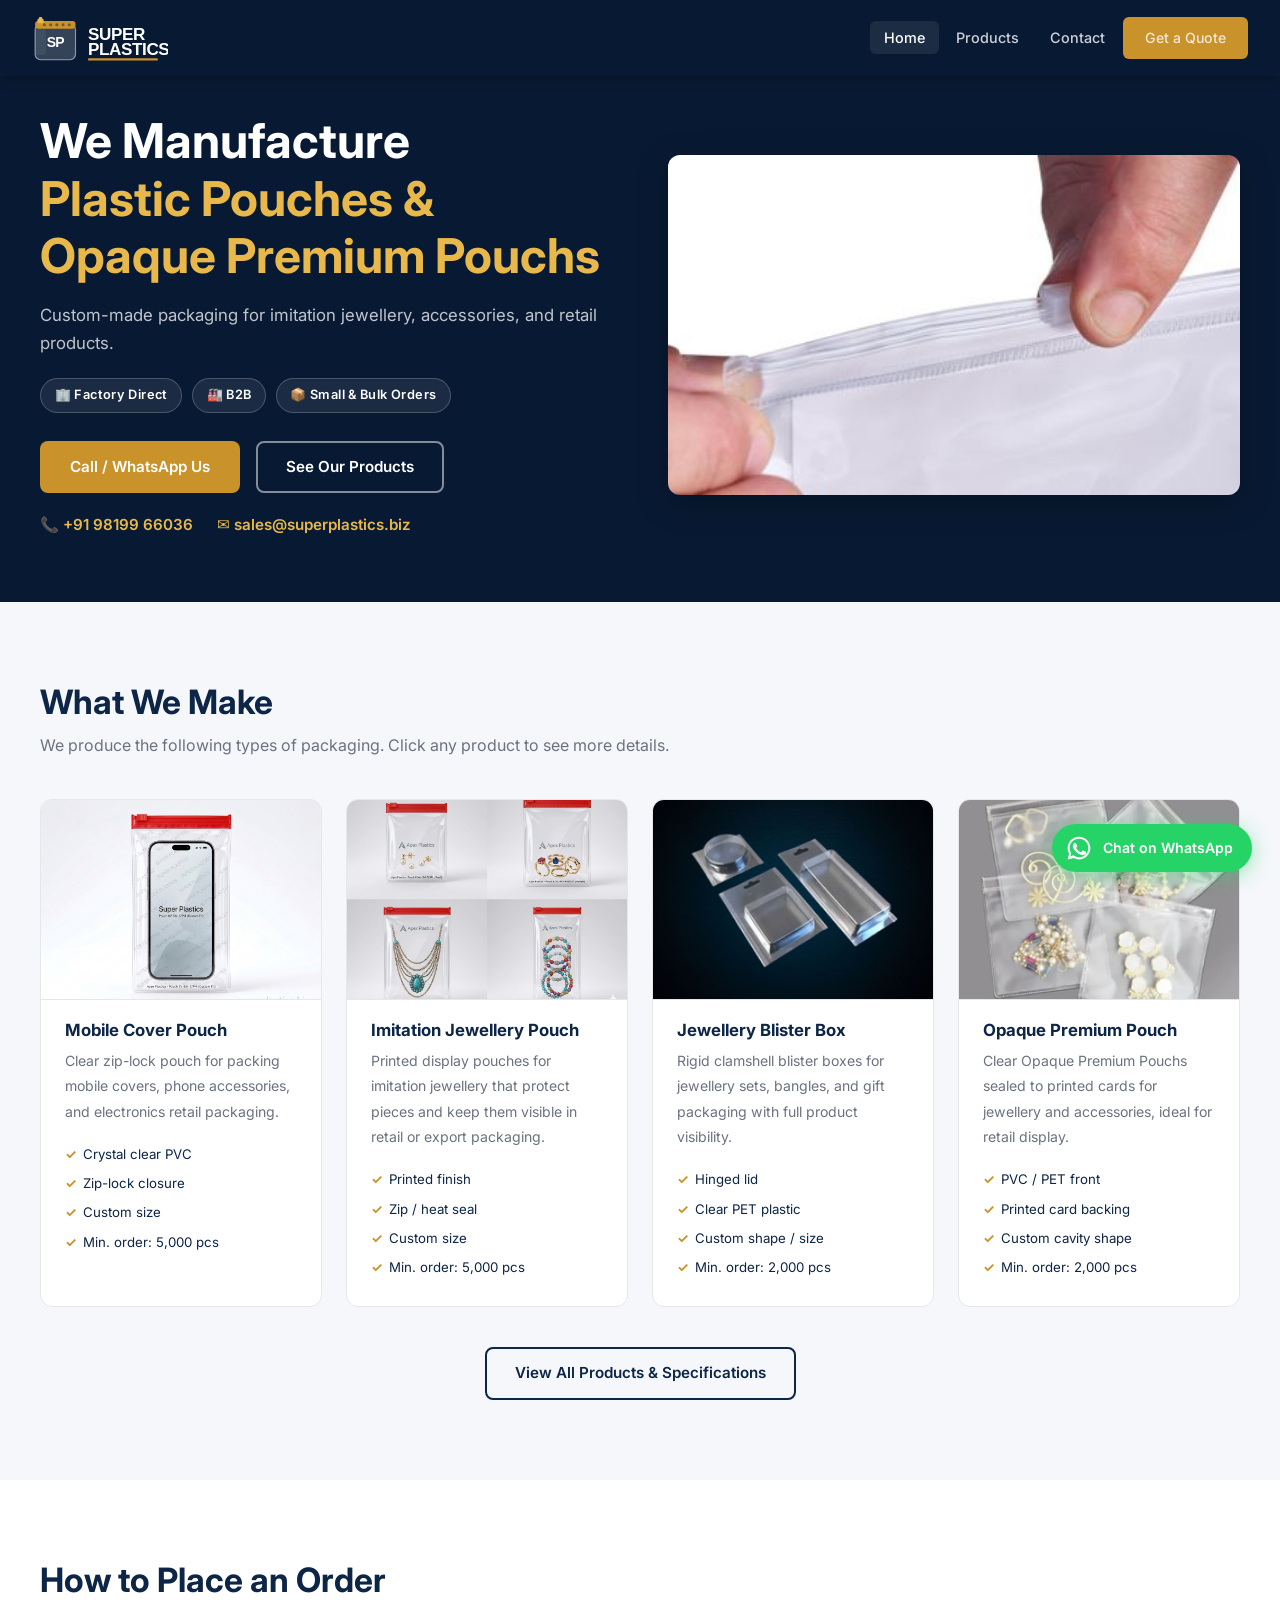
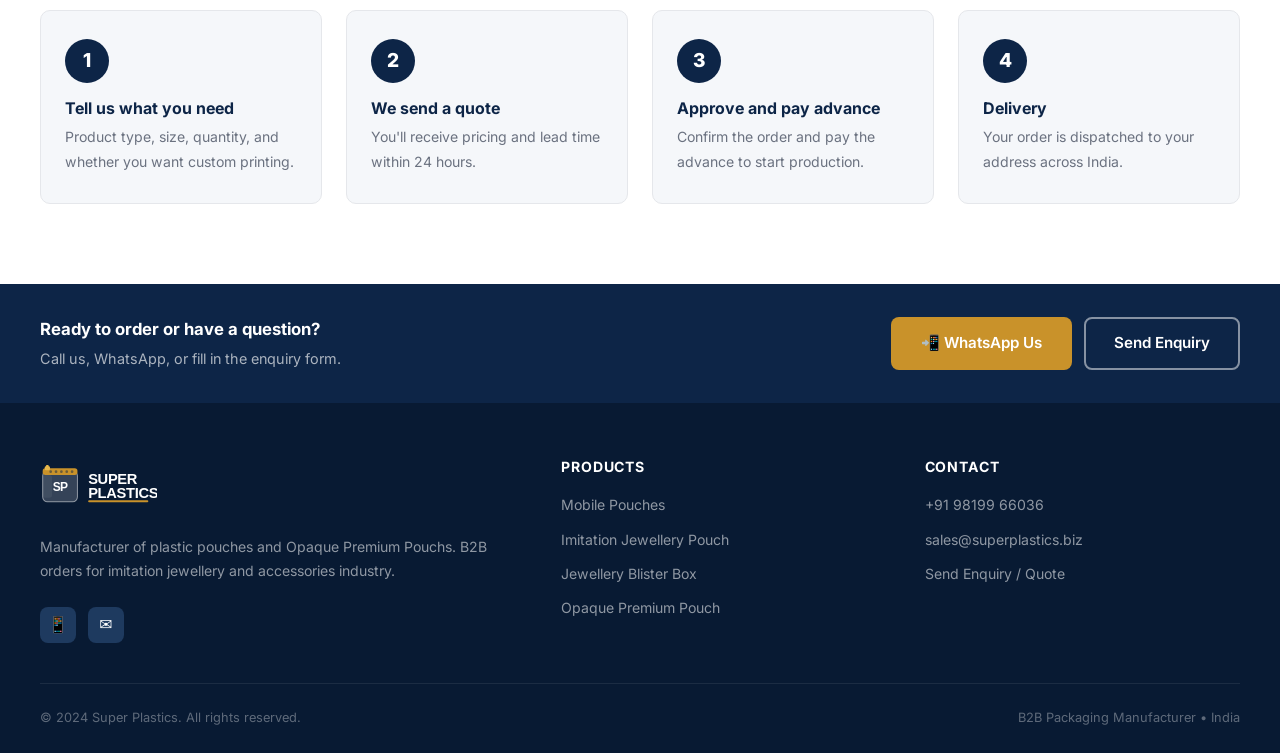
<file: index.html>
<!DOCTYPE html>
<html lang="en">
<head>
  <meta charset="UTF-8" />
  <meta name="viewport" content="width=device-width, initial-scale=1.0" />
  <title>Super Plastics — Plastic Pouch &amp; Opaque Premium Pouch Manufacturer</title>
  <meta name="description" content="Manufacturer of plastic pouches and Opaque Premium Pouchs for imitation jewellery. B2B orders. Based in India." />
  <link rel="preconnect" href="https://fonts.googleapis.com" />
  <link rel="preconnect" href="https://fonts.gstatic.com" crossorigin />
  <link href="https://fonts.googleapis.com/css2?family=Inter:wght@400;500;600;700;800&display=swap" rel="stylesheet" />
  <link rel="stylesheet" href="assets/css/style.css" />
</head>
<body>

  <!-- ======= NAVBAR ======= -->
  <nav class="navbar" aria-label="Main navigation">
    <a href="index.html" class="navbar-brand">
      <img src="static/logo-light.svg" alt="Super Plastics" class="navbar-logo-svg" />
    </a>
    <ul class="nav-links">
      <li><a href="index.html">Home</a></li>
      <li><a href="products.html">Products</a></li>
      <li><a href="contact.html">Contact</a></li>
      <li><a href="contact.html" class="btn btn-primary">Get a Quote</a></li>
    </ul>
    <div class="hamburger" aria-label="Menu">
      <span></span><span></span><span></span>
    </div>
  </nav>

  <!-- ======= HERO — simple and direct ======= -->
  <section class="simple-hero">
    <div class="simple-hero-inner">
      <div class="simple-hero-text">
        <h1>We Manufacture<br/><span>Plastic Pouches &amp;<br/>Opaque Premium Pouchs</span></h1>
        <p class="simple-hero-desc">
          Custom-made packaging for imitation jewellery, accessories, and retail products.
        </p>
        <div class="hero-badges">
          <span class="hero-tag">&#127970; Factory Direct</span>
          <span class="hero-tag">&#127981; B2B</span>
          <span class="hero-tag">&#128230; Small &amp; Bulk Orders</span>
        </div>
        <div class="hero-actions">
          <a href="https://wa.me/919819966036?text=Hello%2C%20I%20am%20interested%20in%20your%20packaging%20products.%20Please%20share%20details." class="btn btn-primary" target="_blank" rel="noopener">Call / WhatsApp Us</a>
          <a href="products.html" class="btn btn-outline">See Our Products</a>
        </div>
        <div class="contact-quick">
          <a href="tel:+919819966036">&#128222; +91 98199 66036</a>
          <a href="mailto:sales@superplastics.biz">&#9993; sales@superplastics.biz</a>
        </div>
      </div>
      <div class="simple-hero-img">
        <img src="static/pouch-jewellery-set.png" alt="Jewellery pouches manufactured by Super Plastics" class="hero-product-img" />
      </div>
    </div>
  </section>

  <!-- ======= WHAT WE MAKE ======= -->
  <section class="section" style="background:var(--off-white);">
    <div class="section-inner">
      <h2 class="section-title-plain">What We Make</h2>
      <p class="section-subtitle-plain">We produce the following types of packaging. Click any product to see more details.</p>

      <div class="product-showcase">

        <a href="products.html#mobile-pouches" class="showcase-card">
          <img src="static/mobilepouch.png" alt="Mobile Cover Pouch" class="showcase-img" />
          <div class="showcase-info">
            <h3>Mobile Cover Pouch</h3>
            <p>Clear zip-lock pouch for packing mobile covers, phone accessories, and electronics retail packaging.</p>
            <ul class="feature-list">
              <li>Crystal clear PVC</li>
              <li>Zip-lock closure</li>
              <li>Custom size</li>
              <li>Min. order: 5,000 pcs</li>
            </ul>
          </div>
        </a>

        <a href="products.html#imitation-jewellery-pouch" class="showcase-card">
          <img src="static/imitation_jewellery.png" alt="Imitation Jewellery Pouch" class="showcase-img" />
          <div class="showcase-info">
            <h3>Imitation Jewellery Pouch</h3>
            <p>Printed display pouches for imitation jewellery that protect pieces and keep them visible in retail or export packaging.</p>
            <ul class="feature-list">
              <li>Printed finish</li>
              <li>Zip / heat seal</li>
              <li>Custom size</li>
              <li>Min. order: 5,000 pcs</li>
            </ul>
          </div>
        </a>

        <a href="products.html#jewellery-blister-box" class="showcase-card">
          <img src="static/blister-clamshell.png" alt="Jewellery Blister Box" class="showcase-img" />
          <div class="showcase-info">
            <h3>Jewellery Blister Box</h3>
            <p>Rigid clamshell blister boxes for jewellery sets, bangles, and gift packaging with full product visibility.</p>
            <ul class="feature-list">
              <li>Hinged lid</li>
              <li>Clear PET plastic</li>
              <li>Custom shape / size</li>
              <li>Min. order: 2,000 pcs</li>
            </ul>
          </div>
        </a>

        <a href="products.html#blister-pack" class="showcase-card">
          <img src="static/blister-types.png" alt="Opaque Premium Pouch" class="showcase-img" />
          <div class="showcase-info">
            <h3>Opaque Premium Pouch</h3>
            <p>Clear Opaque Premium Pouchs sealed to printed cards for jewellery and accessories, ideal for retail display.</p>
            <ul class="feature-list">
              <li>PVC / PET front</li>
              <li>Printed card backing</li>
              <li>Custom cavity shape</li>
              <li>Min. order: 2,000 pcs</li>
            </ul>
          </div>
        </a>

      </div>

      <div style="text-align:center; margin-top:2.5rem;">
        <a href="products.html" class="btn btn-outline-dark">View All Products &amp; Specifications</a>
      </div>
    </div>
  </section>

  <!-- ======= HOW TO ORDER ======= -->
  <section class="section">
    <div class="section-inner">
      <h2 class="section-title-plain">How to Place an Order</h2>
      <div class="steps-grid">
        <div class="step-card">
          <div class="step-num">1</div>
          <h4>Tell us what you need</h4>
          <p>Product type, size, quantity, and whether you want custom printing.</p>
        </div>
        <div class="step-card">
          <div class="step-num">2</div>
          <h4>We send a quote</h4>
          <p>You'll receive pricing and lead time within 24 hours.</p>
        </div>
        <div class="step-card">
          <div class="step-num">3</div>
          <h4>Approve and pay advance</h4>
          <p>Confirm the order and pay the advance to start production.</p>
        </div>
        <div class="step-card">
          <div class="step-num">4</div>
          <h4>Delivery</h4>
          <p>Your order is dispatched to your address across India.</p>
        </div>
      </div>
    </div>
  </section>

  <!-- ======= CONTACT STRIP ======= -->
  <div class="contact-strip">
    <div class="contact-strip-inner">
      <div class="contact-strip-text">
        <strong>Ready to order or have a question?</strong>
        <span>Call us, WhatsApp, or fill in the enquiry form.</span>
      </div>
      <div class="contact-strip-actions">
        <a href="https://wa.me/919819966036?text=Hello%2C%20I%20am%20interested%20in%20your%20packaging%20products.%20Please%20share%20details." class="btn btn-primary" target="_blank" rel="noopener">&#128242; WhatsApp Us</a>
        <a href="contact.html" class="btn btn-outline">Send Enquiry</a>
      </div>
    </div>
  </div>

  <!-- ======= FOOTER ======= -->
  <footer class="footer">
    <div class="footer-inner">
      <div class="footer-grid">
        <div class="footer-brand">
          <a href="index.html" style="display:inline-flex; margin-bottom:0.75rem;">
            <img src="static/logo-light.svg" alt="Super Plastics" style="height:48px;" />
          </a>
          <p>Manufacturer of plastic pouches and Opaque Premium Pouchs. B2B orders for imitation jewellery and accessories industry.</p>
          <div class="footer-social">
            <a href="#" title="WhatsApp">&#128241;</a>
            <a href="mailto:sales@superplastics.biz" title="Email">&#9993;</a>
          </div>
        </div>
        <div class="footer-col">
          <h4>Products</h4>
          <ul>
            <li><a href="products.html#mobile-pouches">Mobile Pouches</a></li>
            <li><a href="products.html#imitation-jewellery-pouch">Imitation Jewellery Pouch</a></li>
            <li><a href="products.html#jewellery-blister-box">Jewellery Blister Box</a></li>
            <li><a href="products.html#blister-pack">Opaque Premium Pouch</a></li>
          </ul>
        </div>
        <div class="footer-col">
          <h4>Contact</h4>
          <ul>
            <li><a href="tel:+919819966036">+91 98199 66036</a></li>
            <li><a href="mailto:sales@superplastics.biz">sales@superplastics.biz</a></li>
            <li><a href="contact.html">Send Enquiry / Quote</a></li>
          </ul>
        </div>
      </div>
      <div class="footer-bottom">
        <span>&copy; 2024 Super Plastics. All rights reserved.</span>
        <span>B2B Packaging Manufacturer &bull; India</span>
      </div>
    </div>
  </footer>

  <!-- WhatsApp Float -->
  <a href="https://wa.me/919819966036?text=Hello%2C%20I%20am%20interested%20in%20your%20packaging%20products.%20Please%20share%20details." class="whatsapp-float" target="_blank" rel="noopener">
    <svg viewBox="0 0 32 32" fill="none" xmlns="http://www.w3.org/2000/svg">
      <path d="M16 2C8.268 2 2 8.268 2 16c0 2.468.67 4.78 1.836 6.77L2 30l7.436-1.814A13.94 13.94 0 0016 30c7.732 0 14-6.268 14-14S23.732 2 16 2z" fill="#fff"/>
      <path d="M16 4.5C9.649 4.5 4.5 9.649 4.5 16c0 2.163.584 4.19 1.603 5.927l.24.41-1.018 3.716 3.82-.999.396.234A11.47 11.47 0 0016 27.5c6.351 0 11.5-5.149 11.5-11.5S22.351 4.5 16 4.5z" fill="#25D366"/>
      <path d="M12.5 10.5c-.3-.65-.617-.663-.9-.675-.233-.01-.5-.01-.767-.01-.267 0-.7.1-1.067.5-.367.4-1.4 1.367-1.4 3.333s1.433 3.867 1.633 4.133c.2.267 2.767 4.433 6.833 6.033 3.383 1.333 4.067.933 4.8.867.733-.067 2.367-.967 2.7-1.9.333-.933.333-1.733.233-1.9-.1-.167-.367-.267-.767-.467s-2.367-1.167-2.733-1.3c-.367-.133-.633-.2-.9.2-.267.4-1.033 1.3-1.267 1.567-.233.267-.467.3-.867.1-.4-.2-1.683-.62-3.2-1.967-1.183-1.05-1.983-2.35-2.217-2.75-.233-.4-.025-.617.175-.817.18-.18.4-.467.6-.7.2-.233.267-.4.4-.667.133-.267.067-.5-.033-.7-.1-.2-.883-2.183-1.25-2.983z" fill="#fff"/>
    </svg>
    <span>Chat on WhatsApp</span>
  </a>

  <script src="assets/js/main.js"></script>
</body>
</html>
</file>
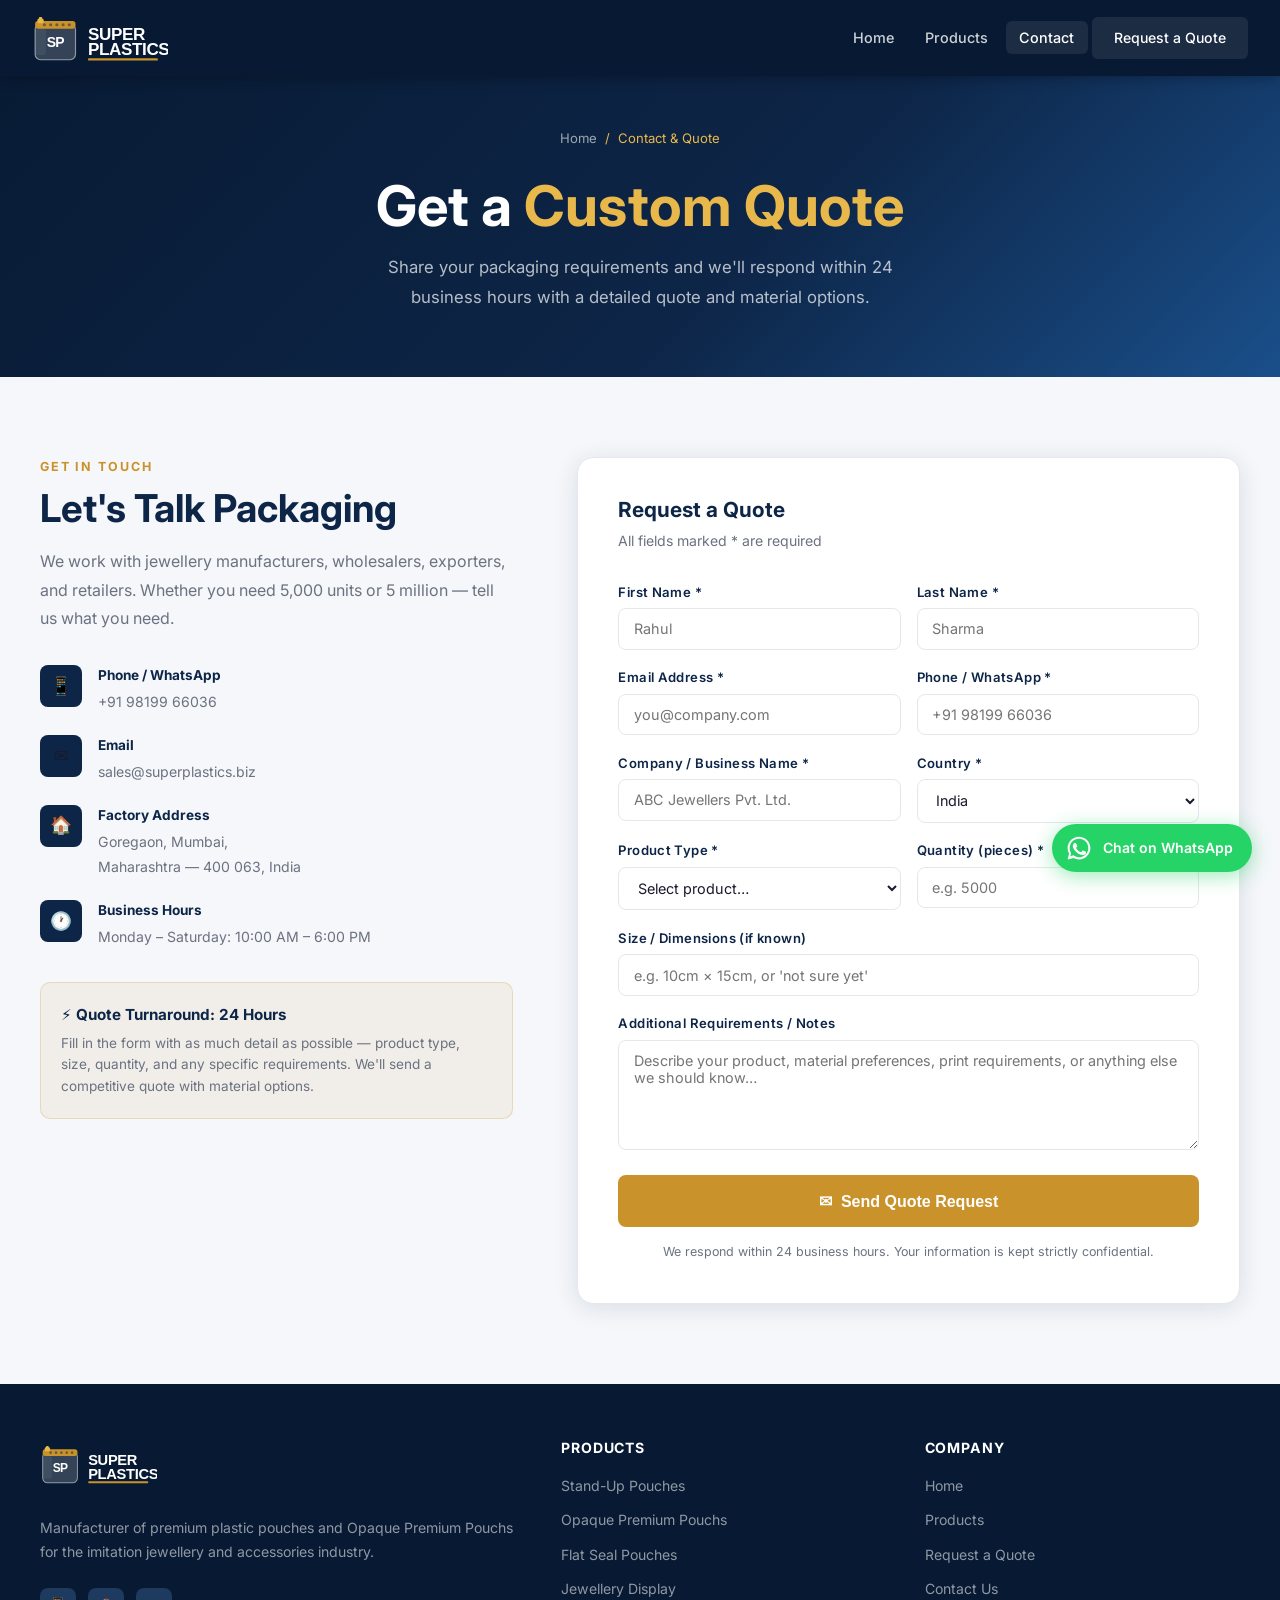
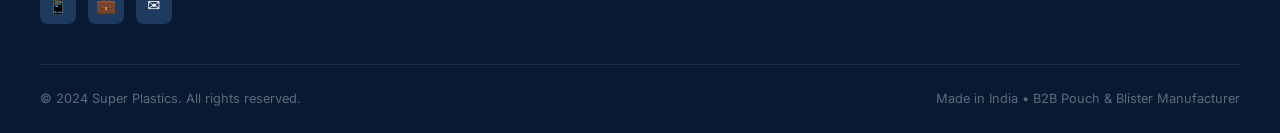
<file: contact.html>
<!DOCTYPE html>
<html lang="en">
<head>
  <meta charset="UTF-8" />
  <meta name="viewport" content="width=device-width, initial-scale=1.0" />
  <title>Contact &amp; Quote Request — Super Plastics</title>
  <meta name="description" content="Request a packaging quote or contact Super Plastics for B2B enquiries." />
  <link rel="preconnect" href="https://fonts.googleapis.com" />
  <link rel="preconnect" href="https://fonts.gstatic.com" crossorigin />
  <link href="https://fonts.googleapis.com/css2?family=Inter:wght@400;500;600;700;800&display=swap" rel="stylesheet" />
  <link rel="stylesheet" href="assets/css/style.css" />
</head>
<body>

  <!-- ======= NAVBAR ======= -->
  <nav class="navbar" aria-label="Main navigation">
    <a href="index.html" class="navbar-brand">
      <img src="static/logo-light.svg" alt="Super Plastics" class="navbar-logo-svg" />
    </a>
    <ul class="nav-links">
      <li><a href="index.html">Home</a></li>
      <li><a href="products.html">Products</a></li>
      <li><a href="contact.html">Contact</a></li>
      <li><a href="contact.html" class="btn btn-primary">Request a Quote</a></li>
    </ul>
    <div class="hamburger" aria-label="Menu">
      <span></span><span></span><span></span>
    </div>
  </nav>

  <!-- ======= PAGE HERO ======= -->
  <section class="page-hero">
    <nav class="breadcrumb" aria-label="Breadcrumb">
      <a href="index.html">Home</a>
      <span>/</span>
      <span>Contact &amp; Quote</span>
    </nav>
    <h1>Get a <span>Custom Quote</span></h1>
    <p>Share your packaging requirements and we'll respond within 24 business hours with a detailed quote and material options.</p>
  </section>

  <!-- ======= CONTACT SECTION ======= -->
  <section class="section contact-section">
    <div class="section-inner">
      <div class="contact-grid">

        <!-- Left: info -->
        <div class="contact-info">
          <span class="section-label">Get In Touch</span>
          <h2>Let's Talk Packaging</h2>
          <p>We work with jewellery manufacturers, wholesalers, exporters, and retailers. Whether you need 5,000 units or 5 million — tell us what you need.</p>

          <div class="contact-detail">
            <div class="contact-detail-icon">&#128241;</div>
            <div class="contact-detail-text">
              <strong>Phone / WhatsApp</strong>
              <span>+91 98199 66036</span>
            </div>
          </div>

          <div class="contact-detail">
            <div class="contact-detail-icon">&#9993;</div>
            <div class="contact-detail-text">
              <strong>Email</strong>
              <span>sales@superplastics.biz</span>
            </div>
          </div>

          <div class="contact-detail">
            <div class="contact-detail-icon">&#127968;</div>
            <div class="contact-detail-text">
              <strong>Factory Address</strong>
              <span>Goregaon, Mumbai,<br/>Maharashtra — 400 063, India</span>
            </div>
          </div>

          <div class="contact-detail">
            <div class="contact-detail-icon">&#128336;</div>
            <div class="contact-detail-text">
              <strong>Business Hours</strong>
              <span>Monday – Saturday: 10:00 AM – 6:00 PM</span>
            </div>
          </div>

          <!-- Turnaround note -->
          <div style="margin-top:2rem; background:rgba(201,146,42,0.08); border:1px solid rgba(201,146,42,0.25); border-radius:10px; padding:1.25rem;">
            <div style="font-weight:700; color:var(--navy); margin-bottom:0.35rem; font-size:0.95rem;">&#9889; Quote Turnaround: 24 Hours</div>
            <div style="font-size:0.85rem; color:var(--gray); line-height:1.6;">Fill in the form with as much detail as possible — product type, size, quantity, and any specific requirements. We'll send a competitive quote with material options.</div>
          </div>
        </div>

        <!-- Right: form -->
        <div>
          <div class="quote-form">
            <h3>Request a Quote</h3>
            <p class="form-subtitle">All fields marked * are required</p>

            <form id="quoteForm">
              <div class="form-row">
                <div class="form-group">
                  <label for="firstName">First Name *</label>
                  <input type="text" id="firstName" name="firstName" placeholder="Rahul" />
                  <span class="field-error" id="err-firstName"></span>
                </div>
                <div class="form-group">
                  <label for="lastName">Last Name *</label>
                  <input type="text" id="lastName" name="lastName" placeholder="Sharma" />
                  <span class="field-error" id="err-lastName"></span>
                </div>
              </div>

              <div class="form-row">
                <div class="form-group">
                  <label for="email">Email Address *</label>
                  <input type="email" id="email" name="email" placeholder="you@company.com" />
                  <span class="field-error" id="err-email"></span>
                </div>
                <div class="form-group">
                  <label for="phone">Phone / WhatsApp *</label>
                  <input type="tel" id="phone" name="phone" placeholder="+91 98199 66036" />
                  <span class="field-error" id="err-phone"></span>
                </div>
              </div>

              <div class="form-row">
                <div class="form-group">
                  <label for="company">Company / Business Name *</label>
                  <input type="text" id="company" name="company" placeholder="ABC Jewellers Pvt. Ltd." />
                  <span class="field-error" id="err-company"></span>
                </div>
                <div class="form-group">
                  <label for="country">Country *</label>
                  <select id="country" name="country">
                    <option value="India" selected>India</option>
                    <option value="Bangladesh">Bangladesh</option>
                    <option value="Nepal">Nepal</option>
                    <option value="Sri Lanka">Sri Lanka</option>
                    <option value="Pakistan">Pakistan</option>
                    <option value="UAE">UAE</option>
                    <option value="Saudi Arabia">Saudi Arabia</option>
                    <option value="USA">USA</option>
                    <option value="UK">UK</option>
                    <option value="Australia">Australia</option>
                    <option value="Canada">Canada</option>
                    <option value="Other">Other</option>
                  </select>
                </div>
              </div>

              <div class="form-row">
                <div class="form-group">
                  <label for="productType">Product Type *</label>
                  <select id="productType" name="productType">
                    <option value="" disabled selected>Select product…</option>
                    <option value="Jewellery Stand-Up Pouch">Jewellery Stand-Up Pouch</option>
                    <option value="Jewellery Display Opaque Premium Pouch">Jewellery Display Opaque Premium Pouch</option>
                    <option value="Stand-Up Pouch (General)">Stand-Up Pouch (General)</option>
                    <option value="Flat / Pillow Pouch">Flat / Pillow Pouch</option>
                    <option value="Clamshell Opaque Premium Pouch">Clamshell Opaque Premium Pouch</option>
                    <option value="Mobile Cover Pouch">Mobile Cover Pouch</option>
                    <option value="Custom / Other">Custom / Other</option>
                  </select>
                  <span class="field-error" id="err-productType"></span>
                </div>
                <div class="form-group">
                  <label for="quantity">Quantity (pieces) *</label>
                  <input type="number" id="quantity" name="quantity" placeholder="e.g. 5000" min="1" />
                  <span class="field-error" id="err-quantity"></span>
                </div>
              </div>

              <div class="form-group">
                <label for="size">Size / Dimensions (if known)</label>
                <input type="text" id="size" name="size" placeholder="e.g. 10cm × 15cm, or 'not sure yet'" />
              </div>

              <div class="form-group">
                <label for="message">Additional Requirements / Notes</label>
                <textarea id="message" name="message" placeholder="Describe your product, material preferences, print requirements, or anything else we should know…"></textarea>
              </div>

              <div id="formError" class="form-error-banner" style="display:none;"></div>

              <button type="submit" id="submitBtn" class="btn btn-primary" style="width:100%; justify-content:center; padding:0.9rem; font-size:1rem;">
                &#9993;&nbsp; Send Quote Request
              </button>

              <p style="font-size:0.78rem; color:var(--gray); text-align:center; margin-top:0.85rem;">
                We respond within 24 business hours. Your information is kept strictly confidential.
              </p>
            </form>

            <!-- Success state -->
            <div id="formSuccess" class="form-success">
              <div class="success-icon">&#10003;</div>
              <h4>Quote Request Received!</h4>
              <p>Thank you. We'll review your requirements and get back to you within <strong>24 business hours</strong> with a detailed quote.</p>
              <p style="margin-top:0.75rem; font-size:0.85rem;">In the meantime, feel free to call or WhatsApp us at <strong>+91 98199 66036</strong></p>
            </div>
          </div>
        </div>

      </div>
    </div>
  </section>

  <!-- ======= FOOTER ======= -->
  <footer class="footer">
    <div class="footer-inner">
      <div class="footer-grid">
        <div class="footer-brand">
          <a href="index.html" style="display:inline-flex; margin-bottom:0.75rem;">
            <img src="static/logo-light.svg" alt="Super Plastics" style="height:48px;" />
          </a>
          <p>Manufacturer of premium plastic pouches and Opaque Premium Pouchs for the imitation jewellery and accessories industry.</p>
          <div class="footer-social">
            <a href="#" title="WhatsApp">&#128241;</a>
            <a href="#" title="LinkedIn">&#128188;</a>
            <a href="#" title="Email">&#9993;</a>
          </div>
        </div>
        <div class="footer-col">
          <h4>Products</h4>
          <ul>
            <li><a href="products.html">Stand-Up Pouches</a></li>
            <li><a href="products.html">Opaque Premium Pouchs</a></li>
            <li><a href="products.html">Flat Seal Pouches</a></li>
            <li><a href="products.html">Jewellery Display</a></li>
          </ul>
        </div>
        <div class="footer-col">
          <h4>Company</h4>
          <ul>
            <li><a href="index.html">Home</a></li>
            <li><a href="products.html">Products</a></li>
            <li><a href="contact.html">Request a Quote</a></li>
            <li><a href="contact.html">Contact Us</a></li>
          </ul>
        </div>
      </div>
      <div class="footer-bottom">
        <span>&copy; 2024 Super Plastics. All rights reserved.</span>
        <span>Made in India &bull; B2B Pouch &amp; Blister Manufacturer</span>
      </div>
    </div>
  </footer>

  <!-- WhatsApp Float -->
  <a href="https://wa.me/919819966036?text=Hello%2C%20I%20am%20interested%20in%20your%20packaging%20products.%20Please%20share%20details." class="whatsapp-float" target="_blank" rel="noopener">
    <svg viewBox="0 0 32 32" fill="none" xmlns="http://www.w3.org/2000/svg">
      <path d="M16 2C8.268 2 2 8.268 2 16c0 2.468.67 4.78 1.836 6.77L2 30l7.436-1.814A13.94 13.94 0 0016 30c7.732 0 14-6.268 14-14S23.732 2 16 2z" fill="#fff"/>
      <path d="M16 4.5C9.649 4.5 4.5 9.649 4.5 16c0 2.163.584 4.19 1.603 5.927l.24.41-1.018 3.716 3.82-.999.396.234A11.47 11.47 0 0016 27.5c6.351 0 11.5-5.149 11.5-11.5S22.351 4.5 16 4.5z" fill="#25D366"/>
      <path d="M12.5 10.5c-.3-.65-.617-.663-.9-.675-.233-.01-.5-.01-.767-.01-.267 0-.7.1-1.067.5-.367.4-1.4 1.367-1.4 3.333s1.433 3.867 1.633 4.133c.2.267 2.767 4.433 6.833 6.033 3.383 1.333 4.067.933 4.8.867.733-.067 2.367-.967 2.7-1.9.333-.933.333-1.733.233-1.9-.1-.167-.367-.267-.767-.467s-2.367-1.167-2.733-1.3c-.367-.133-.633-.2-.9.2-.267.4-1.033 1.3-1.267 1.567-.233.267-.467.3-.867.1-.4-.2-1.683-.62-3.2-1.967-1.183-1.05-1.983-2.35-2.217-2.75-.233-.4-.025-.617.175-.817.18-.18.4-.467.6-.7.2-.233.267-.4.4-.667.133-.267.067-.5-.033-.7-.1-.2-.883-2.183-1.25-2.983z" fill="#fff"/>
    </svg>
    <span>Chat on WhatsApp</span>
  </a>

  <script src="assets/js/main.js"></script>
</body>
</html>
</file>
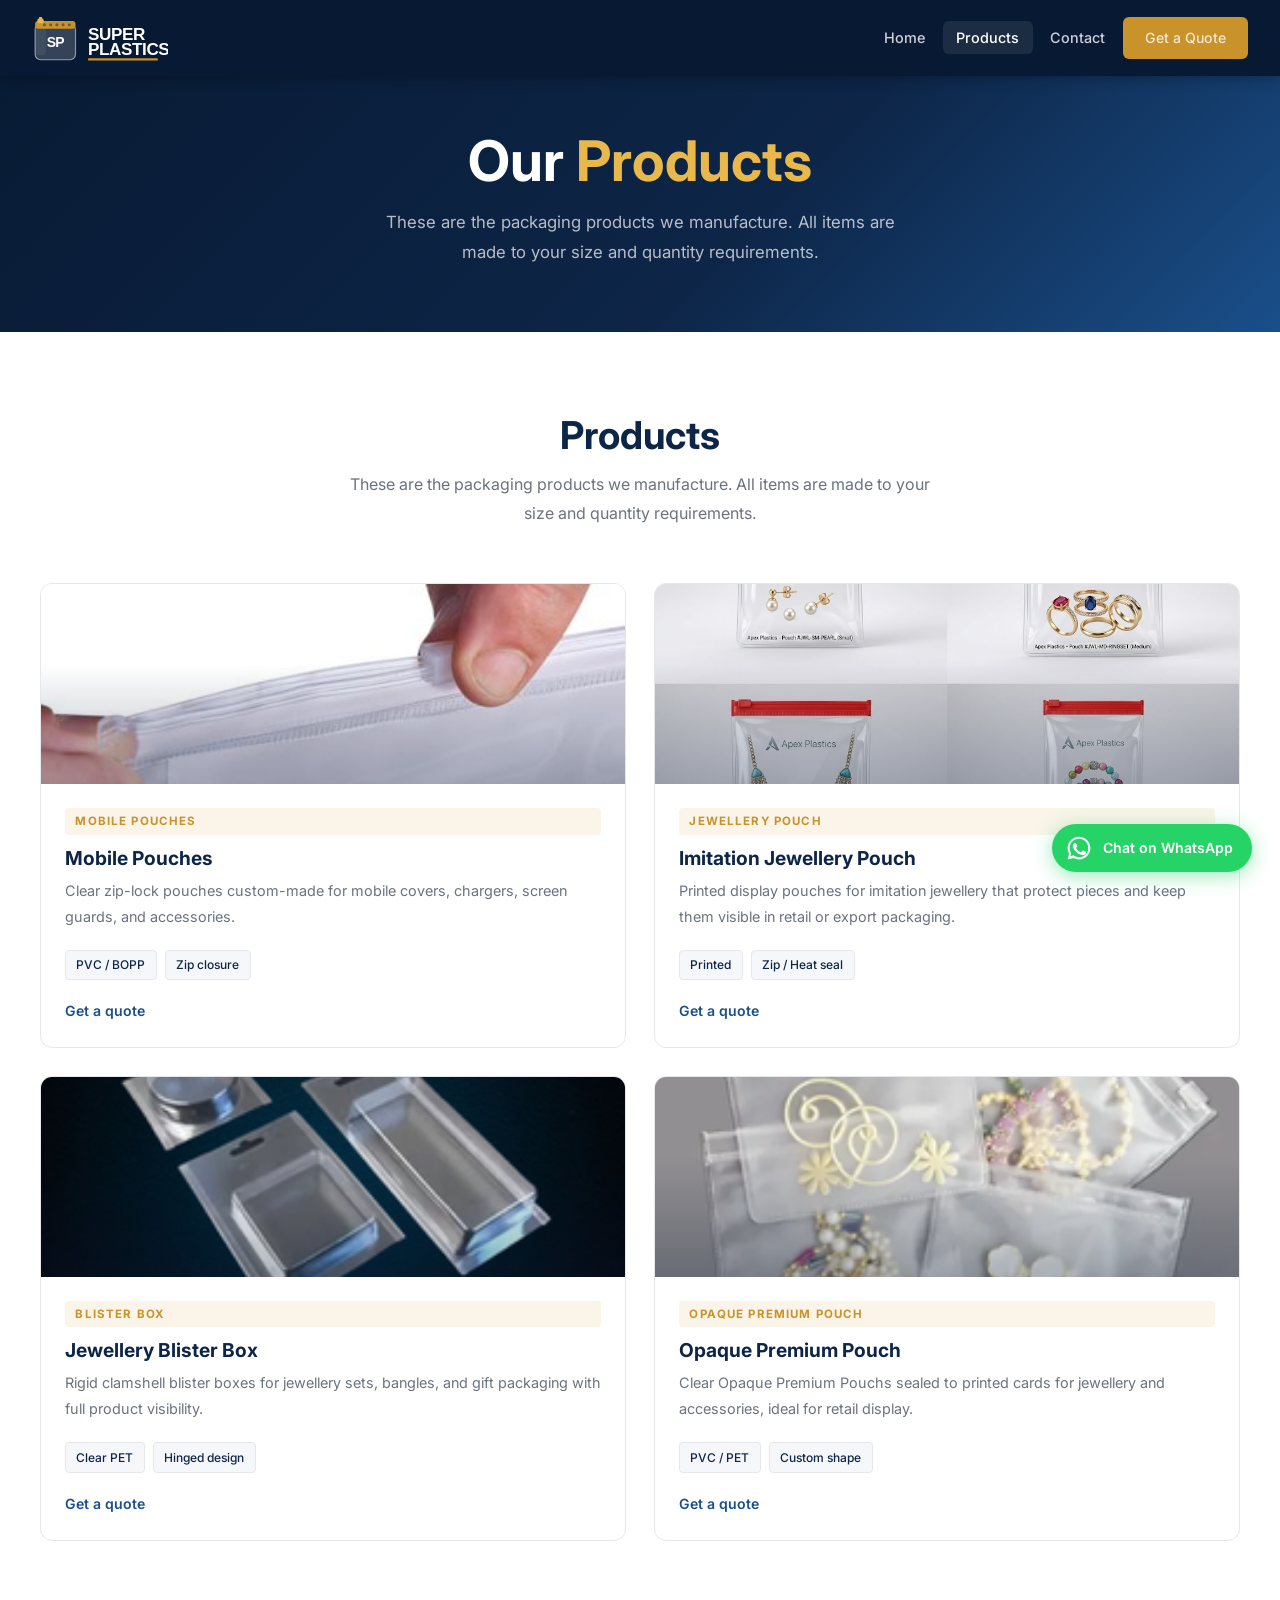
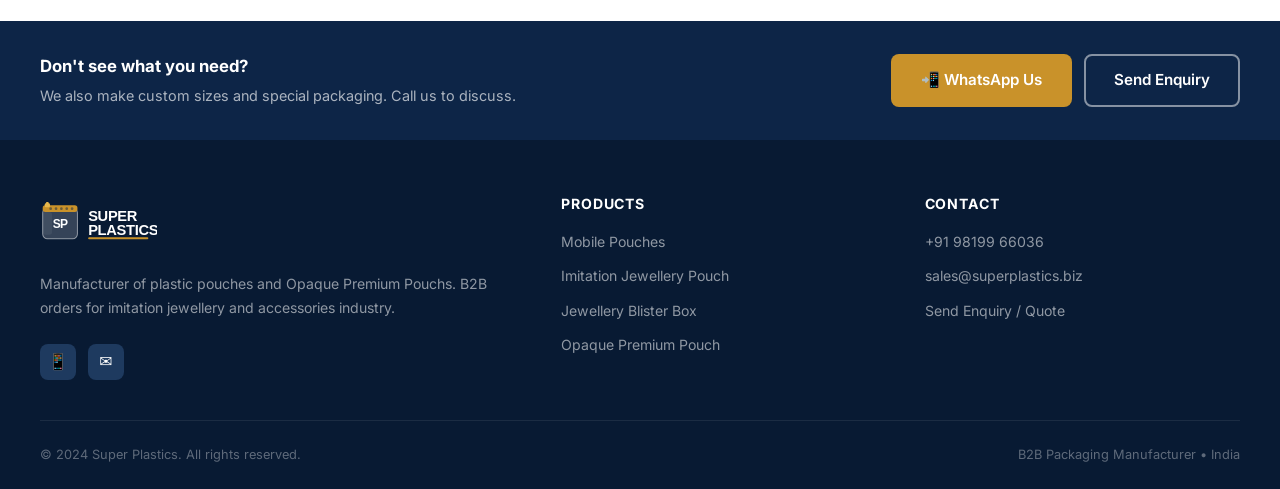
<file: products.html>
<!DOCTYPE html>
<html lang="en">
<head>
  <meta charset="UTF-8" />
  <meta name="viewport" content="width=device-width, initial-scale=1.0" />
  <title>Products — Super Plastics</title>
  <meta name="description" content="Types of plastic pouches and Opaque Premium Pouchs manufactured by Super Plastics." />
  <link rel="preconnect" href="https://fonts.googleapis.com" />
  <link rel="preconnect" href="https://fonts.gstatic.com" crossorigin />
  <link href="https://fonts.googleapis.com/css2?family=Inter:wght@400;500;600;700;800&display=swap" rel="stylesheet" />
  <link rel="stylesheet" href="assets/css/style.css" />
</head>
<body>

  <!-- ======= NAVBAR ======= -->
  <nav class="navbar" aria-label="Main navigation">
    <a href="index.html" class="navbar-brand">
      <img src="static/logo-light.svg" alt="Super Plastics" class="navbar-logo-svg" />
    </a>
    <ul class="nav-links">
      <li><a href="index.html">Home</a></li>
      <li><a href="products.html">Products</a></li>
      <li><a href="contact.html">Contact</a></li>
      <li><a href="contact.html" class="btn btn-primary">Get a Quote</a></li>
    </ul>
    <div class="hamburger" aria-label="Menu">
      <span></span><span></span><span></span>
    </div>
  </nav>

  <!-- ======= PAGE HEADER ======= -->
  <section class="page-hero">
    <h1>Our <span>Products</span></h1>
    <p>These are the packaging products we manufacture. All items are made to your size and quantity requirements.</p>
  </section>

  <!-- ======= PRODUCTS ======= -->
  <section class="section">
    <div class="section-inner">
      <div class="section-header">
        <h2>Products</h2>
        <p>These are the packaging products we manufacture. All items are made to your size and quantity requirements.</p>
      </div>

      <div class="products-grid product-tiles-grid">
        <article class="product-card" id="mobile-pouches">
          <div class="product-card-img">
            <img src="static/pouch-mobile-cover.png" alt="Mobile pouches" />
          </div>
          <div class="product-card-body">
            <span class="product-card-tag">Mobile Pouches</span>
            <h3>Mobile Pouches</h3>
            <p>Clear zip-lock pouches custom-made for mobile covers, chargers, screen guards, and accessories.</p>
            <div class="product-specs">
              <span class="spec-tag">PVC / BOPP</span>
              <span class="spec-tag">Zip closure</span>
            </div>
            <a href="contact.html" class="product-card-link">Get a quote</a>
          </div>
        </article>

        <article class="product-card" id="imitation-jewellery-pouch">
          <div class="product-card-img">
            <img src="static/imitation_jewellery.png" alt="Imitation jewellery pouch" />
          </div>
          <div class="product-card-body">
            <span class="product-card-tag">Jewellery Pouch</span>
            <h3>Imitation Jewellery Pouch</h3>
            <p>Printed display pouches for imitation jewellery that protect pieces and keep them visible in retail or export packaging.</p>
            <div class="product-specs">
              <span class="spec-tag">Printed</span>
              <span class="spec-tag">Zip / Heat seal</span>
            </div>
            <a href="contact.html" class="product-card-link">Get a quote</a>
          </div>
        </article>

        <article class="product-card" id="jewellery-blister-box">
          <div class="product-card-img">
            <img src="static/blister-clamshell.png" alt="Jewellery blister box" />
          </div>
          <div class="product-card-body">
            <span class="product-card-tag">Blister Box</span>
            <h3>Jewellery Blister Box</h3>
            <p>Rigid clamshell blister boxes for jewellery sets, bangles, and gift packaging with full product visibility.</p>
            <div class="product-specs">
              <span class="spec-tag">Clear PET</span>
              <span class="spec-tag">Hinged design</span>
            </div>
            <a href="contact.html" class="product-card-link">Get a quote</a>
          </div>
        </article>

        <article class="product-card" id="blister-pack">
          <div class="product-card-img">
            <img src="static/blister-types.png" alt="Opaque Premium Pouch" />
          </div>
          <div class="product-card-body">
            <span class="product-card-tag">Opaque Premium Pouch</span>
            <h3>Opaque Premium Pouch</h3>
            <p>Clear Opaque Premium Pouchs sealed to printed cards for jewellery and accessories, ideal for retail display.</p>
            <div class="product-specs">
              <span class="spec-tag">PVC / PET</span>
              <span class="spec-tag">Custom shape</span>
            </div>
            <a href="contact.html" class="product-card-link">Get a quote</a>
          </div>
        </article>
      </div>
    </div>
  </section>

  <!-- ======= CONTACT STRIP ======= -->
  <div class="contact-strip">
    <div class="contact-strip-inner">
      <div class="contact-strip-text">
        <strong>Don't see what you need?</strong>
        <span>We also make custom sizes and special packaging. Call us to discuss.</span>
      </div>
      <div class="contact-strip-actions">
        <a href="https://wa.me/919819966036?text=Hello%2C%20I%20am%20interested%20in%20your%20packaging%20products.%20Please%20share%20details." class="btn btn-primary" target="_blank" rel="noopener">&#128242; WhatsApp Us</a>
        <a href="contact.html" class="btn btn-outline">Send Enquiry</a>
      </div>
    </div>
  </div>

  <!-- ======= FOOTER ======= -->
  <footer class="footer">
    <div class="footer-inner">
      <div class="footer-grid">
        <div class="footer-brand">
          <a href="index.html" style="display:inline-flex; margin-bottom:0.75rem;">
            <img src="static/logo-light.svg" alt="Super Plastics" style="height:48px;" />
          </a>
          <p>Manufacturer of plastic pouches and Opaque Premium Pouchs. B2B orders for imitation jewellery and accessories industry.</p>
          <div class="footer-social">
            <a href="#" title="WhatsApp">&#128241;</a>
            <a href="mailto:sales@superplastics.biz" title="Email">&#9993;</a>
          </div>
        </div>
        <div class="footer-col">
          <h4>Products</h4>
          <ul>
            <li><a href="#mobile-pouches">Mobile Pouches</a></li>
            <li><a href="#imitation-jewellery-pouch">Imitation Jewellery Pouch</a></li>
            <li><a href="#jewellery-blister-box">Jewellery Blister Box</a></li>
            <li><a href="#blister-pack">Opaque Premium Pouch</a></li>
          </ul>
        </div>
        <div class="footer-col">
          <h4>Contact</h4>
          <ul>
            <li><a href="tel:+919819966036">+91 98199 66036</a></li>
            <li><a href="mailto:sales@superplastics.biz">sales@superplastics.biz</a></li>
            <li><a href="contact.html">Send Enquiry / Quote</a></li>
          </ul>
        </div>
      </div>
      <div class="footer-bottom">
        <span>&copy; 2024 Super Plastics. All rights reserved.</span>
        <span>B2B Packaging Manufacturer &bull; India</span>
      </div>
    </div>
  </footer>

  <!-- WhatsApp Float -->
  <a href="https://wa.me/919819966036?text=Hello%2C%20I%20am%20interested%20in%20your%20packaging%20products.%20Please%20share%20details." class="whatsapp-float" target="_blank" rel="noopener">
    <svg viewBox="0 0 32 32" fill="none" xmlns="http://www.w3.org/2000/svg">
      <path d="M16 2C8.268 2 2 8.268 2 16c0 2.468.67 4.78 1.836 6.77L2 30l7.436-1.814A13.94 13.94 0 0016 30c7.732 0 14-6.268 14-14S23.732 2 16 2z" fill="#fff"/>
      <path d="M16 4.5C9.649 4.5 4.5 9.649 4.5 16c0 2.163.584 4.19 1.603 5.927l.24.41-1.018 3.716 3.82-.999.396.234A11.47 11.47 0 0016 27.5c6.351 0 11.5-5.149 11.5-11.5S22.351 4.5 16 4.5z" fill="#25D366"/>
      <path d="M12.5 10.5c-.3-.65-.617-.663-.9-.675-.233-.01-.5-.01-.767-.01-.267 0-.7.1-1.067.5-.367.4-1.4 1.367-1.4 3.333s1.433 3.867 1.633 4.133c.2.267 2.767 4.433 6.833 6.033 3.383 1.333 4.067.933 4.8.867.733-.067 2.367-.967 2.7-1.9.333-.933.333-1.733.233-1.9-.1-.167-.367-.267-.767-.467s-2.367-1.167-2.733-1.3c-.367-.133-.633-.2-.9.2-.267.4-1.033 1.3-1.267 1.567-.233.267-.467.3-.867.1-.4-.2-1.683-.62-3.2-1.967-1.183-1.05-1.983-2.35-2.217-2.75-.233-.4-.025-.617.175-.817.18-.18.4-.467.6-.7.2-.233.267-.4.4-.667.133-.267.067-.5-.033-.7-.1-.2-.883-2.183-1.25-2.983z" fill="#fff"/>
    </svg>
    <span>Chat on WhatsApp</span>
  </a>

  <script src="assets/js/main.js"></script>
</body>
</html>
</file>
<file: assets/css/style.css>
/* =============================================
   GLOBAL RESET & VARIABLES
   ============================================= */
:root {
  --navy:      #0d2547;
  --navy-dark: #081a33;
  --blue:      #1a4f8a;
  --gold:      #c9922a;
  --gold-light:#e8b84b;
  --white:     #ffffff;
  --off-white: #f5f7fa;
  --gray:      #6b7280;
  --gray-light:#e5e7eb;
  --text:      #1a1a2e;
  --shadow:    0 4px 24px rgba(13,37,71,0.12);
  --radius:    8px;
  --transition:0.25s ease;
}

*, *::before, *::after { box-sizing: border-box; margin: 0; padding: 0; }
html { scroll-behavior: smooth; }
body {
  font-family: 'Inter', 'Segoe UI', system-ui, sans-serif;
  color: var(--text);
  background: var(--white);
  line-height: 1.6;
}
img { max-width: 100%; display: block; }
a { text-decoration: none; color: inherit; }

/* =============================================
   TYPOGRAPHY
   ============================================= */
h1,h2,h3,h4 { line-height: 1.2; font-weight: 700; }
h1 { font-size: clamp(2rem, 5vw, 3.5rem); }
h2 { font-size: clamp(1.6rem, 3.5vw, 2.4rem); }
h3 { font-size: 1.2rem; }
p  { color: var(--gray); line-height: 1.8; }

.section-label {
  font-size: 0.78rem;
  font-weight: 700;
  letter-spacing: 0.15em;
  text-transform: uppercase;
  color: var(--gold);
  display: block;
  margin-bottom: 0.5rem;
}

/* =============================================
   BUTTONS
   ============================================= */
.btn {
  display: inline-flex;
  align-items: center;
  gap: 0.5rem;
  padding: 0.75rem 1.75rem;
  border-radius: var(--radius);
  font-weight: 600;
  font-size: 0.95rem;
  cursor: pointer;
  border: 2px solid transparent;
  transition: all var(--transition);
}
.btn-primary {
  background: var(--gold);
  color: var(--white);
}
.btn-primary:hover {
  background: var(--gold-light);
  transform: translateY(-2px);
  box-shadow: 0 8px 20px rgba(201,146,42,0.35);
}
.btn-outline {
  background: transparent;
  color: var(--white);
  border-color: rgba(255,255,255,0.5);
}
.btn-outline:hover {
  background: rgba(255,255,255,0.1);
  border-color: var(--white);
}
.btn-outline-dark {
  background: transparent;
  color: var(--navy);
  border-color: var(--navy);
}
.btn-outline-dark:hover {
  background: var(--navy);
  color: var(--white);
}

/* =============================================
   NAVBAR
   ============================================= */
.navbar {
  position: fixed;
  top: 0; left: 0; right: 0;
  z-index: 1000;
  background: var(--navy-dark);
  padding: 0 2rem;
  height: 76px;
  display: flex;
  align-items: center;
  justify-content: space-between;
  box-shadow: 0 2px 12px rgba(0,0,0,0.3);
  transition: background var(--transition);
}
.navbar.scrolled {
  background: rgba(8,26,51,0.98);
  backdrop-filter: blur(10px);
}

.navbar-brand {
  display: flex;
  align-items: center;
  gap: 0.75rem;
}
.navbar-logo-icon {
  width: 40px;
  height: 40px;
  background: var(--gold);
  border-radius: 6px;
  display: flex;
  align-items: center;
  justify-content: center;
  font-weight: 900;
  font-size: 1.1rem;
  color: var(--navy-dark);
  letter-spacing: -1px;
}
.navbar-brand-text {
  display: flex;
  flex-direction: column;
  line-height: 1.1;
}
.navbar-brand-name {
  font-size: 1rem;
  font-weight: 700;
  color: var(--white);
  letter-spacing: 0.02em;
}
.navbar-brand-tagline {
  font-size: 0.65rem;
  color: var(--gold);
  letter-spacing: 0.08em;
  text-transform: uppercase;
  font-weight: 500;
}
.navbar-logo-svg {
  height: 56px;
  width: auto;
  display: block;
}

.nav-links {
  display: flex;
  align-items: center;
  gap: 0.25rem;
  list-style: none;
}
.nav-links a {
  color: rgba(255,255,255,0.8);
  font-size: 0.9rem;
  font-weight: 500;
  padding: 0.5rem 0.85rem;
  border-radius: 6px;
  transition: all var(--transition);
}
.nav-links a:hover,
.nav-links a.active {
  color: var(--white);
  background: rgba(255,255,255,0.08);
}
.nav-links .btn {
  padding: 0.5rem 1.25rem;
  font-size: 0.88rem;
}

.hamburger {
  display: none;
  flex-direction: column;
  gap: 5px;
  cursor: pointer;
  padding: 6px;
}
.hamburger span {
  display: block;
  width: 24px;
  height: 2px;
  background: var(--white);
  transition: all var(--transition);
}

/* =============================================
   HERO
   ============================================= */
.hero {
  min-height: 100vh;
  background: var(--navy-dark);
  position: relative;
  display: flex;
  align-items: center;
  overflow: hidden;
}
.hero-bg-pattern {
  position: absolute;
  inset: 0;
  background-image:
    linear-gradient(rgba(13,37,71,0.85) 0%, rgba(13,37,71,0.75) 100%),
    url("data:image/svg+xml,%3Csvg width='60' height='60' viewBox='0 0 60 60' xmlns='http://www.w3.org/2000/svg'%3E%3Cg fill='none' fill-rule='evenodd'%3E%3Cg fill='%231a4f8a' fill-opacity='0.12'%3E%3Cpath d='M36 34v-4h-2v4h-4v2h4v4h2v-4h4v-2h-4zm0-30V0h-2v4h-4v2h4v4h2V6h4V4h-4zM6 34v-4H4v4H0v2h4v4h2v-4h4v-2H6zM6 4V0H4v4H0v2h4v4h2V6h4V4H6z'/%3E%3C/g%3E%3C/g%3E%3C/svg%3E");
}
.hero-content {
  position: relative;
  z-index: 2;
  max-width: 1200px;
  margin: 0 auto;
  padding: 6rem 2rem 4rem;
  display: grid;
  grid-template-columns: 1fr 1fr;
  gap: 4rem;
  align-items: center;
}
.hero-text { color: var(--white); }
.hero-badge {
  display: inline-flex;
  align-items: center;
  gap: 0.4rem;
  background: rgba(201,146,42,0.15);
  border: 1px solid rgba(201,146,42,0.4);
  color: var(--gold-light);
  padding: 0.35rem 0.9rem;
  border-radius: 20px;
  font-size: 0.78rem;
  font-weight: 600;
  letter-spacing: 0.08em;
  text-transform: uppercase;
  margin-bottom: 1.25rem;
}
.hero-title { color: var(--white); margin-bottom: 1.25rem; }
.hero-title span { color: var(--gold-light); }
.hero-desc {
  color: rgba(255,255,255,0.72);
  font-size: 1.05rem;
  margin-bottom: 2rem;
  max-width: 480px;
}
.hero-actions { display: flex; gap: 1rem; flex-wrap: wrap; }

.hero-visual {
  display: flex;
  flex-direction: column;
  gap: 1rem;
}
.hero-card {
  background: rgba(255,255,255,0.05);
  border: 1px solid rgba(255,255,255,0.1);
  border-radius: 12px;
  padding: 1.25rem 1.5rem;
  display: flex;
  align-items: center;
  gap: 1rem;
  color: var(--white);
  backdrop-filter: blur(8px);
  transition: all var(--transition);
}
.hero-card:hover {
  background: rgba(255,255,255,0.08);
  transform: translateX(6px);
}
.hero-card-icon {
  width: 48px;
  height: 48px;
  background: rgba(201,146,42,0.15);
  border: 1px solid rgba(201,146,42,0.3);
  border-radius: 10px;
  display: flex;
  align-items: center;
  justify-content: center;
  font-size: 1.5rem;
  flex-shrink: 0;
}
.hero-card-text strong {
  display: block;
  font-size: 0.95rem;
  margin-bottom: 0.15rem;
}
.hero-card-text span {
  font-size: 0.8rem;
  color: rgba(255,255,255,0.55);
}

/* =============================================
   STATS BAR
   ============================================= */
.stats-bar {
  background: var(--navy);
  padding: 2rem;
}
.stats-bar-inner {
  max-width: 1200px;
  margin: 0 auto;
  display: grid;
  grid-template-columns: repeat(4, 1fr);
  gap: 2rem;
  text-align: center;
}
.stat-item { color: var(--white); }
.stat-number {
  font-size: 2.2rem;
  font-weight: 800;
  color: var(--gold-light);
  line-height: 1;
}
.stat-label {
  font-size: 0.82rem;
  color: rgba(255,255,255,0.6);
  margin-top: 0.25rem;
  text-transform: uppercase;
  letter-spacing: 0.08em;
}

/* =============================================
   SECTION COMMONS
   ============================================= */
.section {
  padding: 5rem 2rem;
}
.section-inner {
  max-width: 1200px;
  margin: 0 auto;
}
.section-header {
  text-align: center;
  max-width: 600px;
  margin: 0 auto 3.5rem;
}
.section-header h2 { color: var(--navy); margin-bottom: 0.75rem; }
.section-header p  { font-size: 1rem; }

/* =============================================
   PRODUCTS GRID
   ============================================= */
.products-grid {
  display: grid;
  grid-template-columns: repeat(2, minmax(0, 1fr));
  gap: 1.75rem;
}
@media (max-width: 820px) {
  .products-grid {
    grid-template-columns: 1fr;
  }
}
.product-card {
  background: var(--white);
  border: 1px solid var(--gray-light);
  border-radius: 12px;
  overflow: hidden;
  transition: all var(--transition);
  display: flex;
  flex-direction: column;
}
.product-card:hover {
  transform: translateY(-6px);
  box-shadow: var(--shadow);
  border-color: var(--gold);
}
.product-card-img {
  height: 200px;
  background: linear-gradient(135deg, var(--navy) 0%, var(--blue) 100%);
  display: flex;
  align-items: center;
  justify-content: center;
  font-size: 4rem;
  position: relative;
  overflow: hidden;
}
.product-card-img::after {
  content: '';
  position: absolute;
  inset: 0;
  background: linear-gradient(to bottom, transparent 40%, rgba(8,26,51,0.3));
}
.product-card-body {
  padding: 1.5rem;
  flex: 1;
  display: flex;
  flex-direction: column;
}
.product-card-img img {
  width: 100%;
  height: 100%;
  object-fit: cover;
}
.product-card-tag {
  display: inline-block;
  background: rgba(201,146,42,0.1);
  color: var(--gold);
  font-size: 0.72rem;
  font-weight: 700;
  letter-spacing: 0.1em;
  text-transform: uppercase;
  padding: 0.25rem 0.65rem;
  border-radius: 4px;
  margin-bottom: 0.75rem;
}
.product-card-body h3 {
  color: var(--navy);
  margin-bottom: 0.5rem;
}
.product-card-body p {
  font-size: 0.9rem;
  flex: 1;
  margin-bottom: 1.25rem;
}
.product-specs {
  display: flex;
  flex-wrap: wrap;
  gap: 0.5rem;
  margin-bottom: 1.25rem;
}
.spec-tag {
  background: var(--off-white);
  color: var(--navy);
  font-size: 0.75rem;
  font-weight: 500;
  padding: 0.3rem 0.65rem;
  border-radius: 4px;
  border: 1px solid var(--gray-light);
}
.product-card-link {
  color: var(--blue);
  font-size: 0.88rem;
  font-weight: 600;
  display: flex;
  align-items: center;
  gap: 0.35rem;
  transition: gap var(--transition);
}
.product-card-link:hover { gap: 0.6rem; color: var(--navy); }

/* =============================================
   INDUSTRIES SECTION
   ============================================= */
.industries { background: var(--off-white); }
.industries-grid {
  display: grid;
  grid-template-columns: repeat(auto-fit, minmax(200px, 1fr));
  gap: 1.25rem;
}
.industry-card {
  background: var(--white);
  border-radius: 10px;
  padding: 1.75rem 1.25rem;
  text-align: center;
  border: 1px solid var(--gray-light);
  transition: all var(--transition);
}
.industry-card:hover {
  border-color: var(--gold);
  box-shadow: var(--shadow);
  transform: translateY(-3px);
}
.industry-icon {
  font-size: 2.5rem;
  margin-bottom: 0.75rem;
}
.industry-card h4 {
  font-size: 0.95rem;
  color: var(--navy);
  margin-bottom: 0.25rem;
}
.industry-card p {
  font-size: 0.8rem;
  line-height: 1.5;
}

/* =============================================
   WHY CHOOSE US
   ============================================= */
.why-us { background: var(--white); }
.why-us-grid {
  display: grid;
  grid-template-columns: repeat(auto-fit, minmax(240px, 1fr));
  gap: 2rem;
}
.why-card {
  display: flex;
  gap: 1rem;
}
.why-card-icon {
  width: 48px;
  height: 48px;
  background: linear-gradient(135deg, var(--navy), var(--blue));
  border-radius: 10px;
  display: flex;
  align-items: center;
  justify-content: center;
  font-size: 1.4rem;
  flex-shrink: 0;
  color: var(--white);
}
.why-card-text h4 {
  color: var(--navy);
  margin-bottom: 0.35rem;
  font-size: 1rem;
}
.why-card-text p { font-size: 0.88rem; }

/* =============================================
   CTA BANNER
   ============================================= */
.cta-banner {
  background: linear-gradient(135deg, var(--navy-dark) 0%, var(--blue) 100%);
  padding: 5rem 2rem;
  text-align: center;
  position: relative;
  overflow: hidden;
}
.cta-banner::before {
  content: '';
  position: absolute;
  top: -60%;
  left: 50%;
  transform: translateX(-50%);
  width: 600px;
  height: 600px;
  border-radius: 50%;
  background: rgba(201,146,42,0.06);
}
.cta-banner-inner {
  position: relative;
  z-index: 1;
  max-width: 700px;
  margin: 0 auto;
}
.cta-banner h2 { color: var(--white); margin-bottom: 0.75rem; }
.cta-banner p  { color: rgba(255,255,255,0.7); margin-bottom: 2rem; font-size: 1.05rem; }
.cta-banner-actions {
  display: flex;
  gap: 1rem;
  justify-content: center;
  flex-wrap: wrap;
}

/* =============================================
   CONTACT FORM
   ============================================= */
.contact-section { background: var(--off-white); }
.contact-grid {
  display: grid;
  grid-template-columns: 1fr 1.4fr;
  gap: 4rem;
  align-items: start;
}
.contact-info h2 { color: var(--navy); margin-bottom: 1rem; }
.contact-info p  { margin-bottom: 2rem; }
.contact-detail {
  display: flex;
  gap: 1rem;
  margin-bottom: 1.25rem;
  align-items: flex-start;
}
.contact-detail-icon {
  width: 42px;
  height: 42px;
  background: var(--navy);
  border-radius: 8px;
  display: flex;
  align-items: center;
  justify-content: center;
  font-size: 1.1rem;
  flex-shrink: 0;
}
.contact-detail-text strong {
  display: block;
  font-size: 0.85rem;
  color: var(--navy);
  margin-bottom: 0.15rem;
}
.contact-detail-text span {
  font-size: 0.88rem;
  color: var(--gray);
}

.quote-form {
  background: var(--white);
  border-radius: 16px;
  padding: 2.5rem;
  box-shadow: var(--shadow);
  border: 1px solid var(--gray-light);
}
.quote-form h3 {
  color: var(--navy);
  margin-bottom: 0.35rem;
  font-size: 1.3rem;
}
.quote-form .form-subtitle {
  color: var(--gray);
  font-size: 0.88rem;
  margin-bottom: 1.75rem;
}
.form-row {
  display: grid;
  grid-template-columns: 1fr 1fr;
  gap: 1rem;
}
.form-group {
  margin-bottom: 1.1rem;
}
.form-group label {
  display: block;
  font-size: 0.82rem;
  font-weight: 600;
  color: var(--navy);
  margin-bottom: 0.35rem;
  letter-spacing: 0.03em;
}
.form-group input,
.form-group select,
.form-group textarea {
  width: 100%;
  padding: 0.7rem 0.9rem;
  border: 1.5px solid var(--gray-light);
  border-radius: var(--radius);
  font-size: 0.9rem;
  font-family: inherit;
  color: var(--text);
  background: var(--white);
  transition: border-color var(--transition);
  outline: none;
}
.form-group input:focus,
.form-group select:focus,
.form-group textarea:focus {
  border-color: var(--blue);
  box-shadow: 0 0 0 3px rgba(26,79,138,0.08);
}
.form-group textarea { resize: vertical; min-height: 110px; }

.field-error {
  display: none;
  color: #c53030;
  font-size: 0.78rem;
  margin-top: 0.25rem;
}
.form-error-banner {
  background: #fff5f5;
  border: 1.5px solid #fc8181;
  color: #c53030;
  border-radius: var(--radius);
  padding: 0.75rem 1rem;
  font-size: 0.88rem;
  font-weight: 500;
  margin-bottom: 1rem;
}
.form-success {
  display: none;
  text-align: center;
  padding: 2rem;
}
.form-success .success-icon {
  font-size: 3rem;
  margin-bottom: 1rem;
}
.form-success h4 { color: var(--navy); margin-bottom: 0.5rem; }
.form-success p { font-size: 0.9rem; }

/* =============================================
   FOOTER
   ============================================= */
.footer {
  background: var(--navy-dark);
  color: rgba(255,255,255,0.7);
  padding: 3.5rem 2rem 1.5rem;
}
.footer-inner {
  max-width: 1200px;
  margin: 0 auto;
}
.footer-grid {
  display: grid;
  grid-template-columns: 1.5fr 1fr 1fr;
  gap: 3rem;
  padding-bottom: 2.5rem;
  border-bottom: 1px solid rgba(255,255,255,0.08);
  margin-bottom: 1.5rem;
}
.footer-brand p {
  font-size: 0.88rem;
  margin: 1rem 0 1.5rem;
  color: rgba(255,255,255,0.55);
  line-height: 1.7;
}
.footer-social {
  display: flex;
  gap: 0.75rem;
}
.footer-social a {
  width: 36px;
  height: 36px;
  background: #1e3a5f;
  border-radius: 8px;
  display: flex;
  align-items: center;
  justify-content: center;
  font-size: 1rem;
  color: #ffffff;
  transition: all var(--transition);
}
.footer-social a:hover {
  background: var(--gold);
  color: var(--white);
}
.footer-col h4 {
  font-size: 0.88rem;
  font-weight: 700;
  color: var(--white);
  letter-spacing: 0.06em;
  text-transform: uppercase;
  margin-bottom: 1rem;
}
.footer-col ul { list-style: none; }
.footer-col ul li { margin-bottom: 0.55rem; }
.footer-col ul li a {
  font-size: 0.88rem;
  color: rgba(255,255,255,0.55);
  transition: color var(--transition);
}
.footer-col ul li a:hover { color: var(--gold-light); }
.footer-bottom {
  display: flex;
  align-items: center;
  justify-content: space-between;
  font-size: 0.8rem;
  color: rgba(255,255,255,0.35);
  flex-wrap: wrap;
  gap: 0.5rem;
}
.footer-bottom a {
  color: rgba(255,255,255,0.35);
  transition: color var(--transition);
}
.footer-bottom a:hover { color: var(--gold-light); }

/* =============================================
   PAGE HERO (inner pages)
   ============================================= */
.page-hero {
  background: linear-gradient(135deg, var(--navy-dark) 0%, var(--navy) 60%, var(--blue) 100%);
  padding: 8rem 2rem 4rem;
  text-align: center;
  color: var(--white);
}
.page-hero span { color: var(--gold-light); }
.page-hero h1 { margin-bottom: 0.75rem; }
.page-hero p { color: rgba(255,255,255,0.7); max-width: 520px; margin: 0 auto; font-size: 1.05rem; }

/* Breadcrumb */
.breadcrumb {
  display: flex;
  align-items: center;
  gap: 0.5rem;
  font-size: 0.82rem;
  justify-content: center;
  margin-bottom: 1.5rem;
  color: rgba(255,255,255,0.45);
}
.breadcrumb a { color: rgba(255,255,255,0.6); }
.breadcrumb a:hover { color: var(--gold-light); }

/* Filter tabs */
.filter-tabs {
  display: flex;
  gap: 0.5rem;
  flex-wrap: wrap;
  margin-bottom: 2.5rem;
}
.filter-btn {
  padding: 0.5rem 1.2rem;
  border-radius: 20px;
  border: 1.5px solid var(--gray-light);
  background: var(--white);
  color: var(--gray);
  font-size: 0.85rem;
  font-weight: 500;
  cursor: pointer;
  transition: all var(--transition);
}
.filter-btn:hover,
.filter-btn.active {
  background: var(--navy);
  color: var(--white);
  border-color: var(--navy);
}

/* =============================================
   SIMPLE HERO (new direct layout)
   ============================================= */
.simple-hero {
  background: var(--navy-dark);
  padding: 7rem 2rem 4rem;
}
.simple-hero-inner {
  max-width: 1200px;
  margin: 0 auto;
  display: grid;
  grid-template-columns: 1fr 1fr;
  gap: 3.5rem;
  align-items: center;
}
.simple-hero-text h1 {
  color: var(--white);
  margin-bottom: 1rem;
  font-size: clamp(2rem, 4vw, 3rem);
}
.simple-hero-text h1 span { color: var(--gold-light); }
.simple-hero-desc {
  color: rgba(255,255,255,0.75);
  font-size: 1.05rem;
  margin-bottom: 1.25rem;
  line-height: 1.7;
}
.hero-badges {
  display: flex;
  gap: 0.6rem;
  flex-wrap: wrap;
  margin-bottom: 1.75rem;
}
.hero-tag {
  background: rgba(255,255,255,0.08);
  border: 1px solid rgba(255,255,255,0.2);
  color: #fff;
  font-size: 0.8rem;
  font-weight: 600;
  padding: 0.4rem 0.85rem;
  border-radius: 20px;
  letter-spacing: 0.03em;
}
.contact-quick {
  display: flex;
  gap: 1.5rem;
  margin-top: 1.25rem;
  flex-wrap: wrap;
}
.contact-quick a {
  color: var(--gold-light);
  font-weight: 600;
  font-size: 0.95rem;
  transition: color var(--transition);
}
.contact-quick a:hover { color: var(--white); }
.simple-hero-img { width: 100%; }

/* =============================================
   PHOTO PLACEHOLDERS
   ============================================= */
.photo-placeholder {
  background: rgba(255,255,255,0.08);
  border: 2px dashed rgba(255,255,255,0.35);
  border-radius: 10px;
  display: flex;
  flex-direction: column;
  align-items: center;
  justify-content: center;
  gap: 0.5rem;
  color: rgba(255,255,255,0.65);
  font-size: 0.8rem;
  text-align: center;
  padding: 1rem;
}
.photo-placeholder.large {
  height: 280px;
  font-size: 0.85rem;
}
.photo-placeholder.thumb {
  height: 80px;
  font-size: 0.72rem;
}
/* On white backgrounds */
.section .photo-placeholder,
.product-detail-card .photo-placeholder {
  background: var(--off-white);
  border-color: var(--gray-light);
  color: var(--gray);
}
.photo-icon { font-size: 2.5rem; }
.photo-placeholder.large .photo-icon { font-size: 3.5rem; }
.photo-placeholder.thumb .photo-icon { display: none; }

/* =============================================
   SECTION TITLE (plain style)
   ============================================= */
.section-title-plain {
  font-size: clamp(1.5rem, 3vw, 2.1rem);
  color: var(--navy);
  margin-bottom: 0.6rem;
}
.section-subtitle-plain {
  color: var(--gray);
  font-size: 1rem;
  margin-bottom: 2.5rem;
  line-height: 1.7;
}

/* =============================================
   PRODUCT SHOWCASE (home page)
   ============================================= */
.product-showcase {
  display: grid;
  grid-template-columns: repeat(auto-fit, minmax(260px, 1fr));
  gap: 1.5rem;
}
.showcase-card {
  background: var(--white);
  border: 1px solid var(--gray-light);
  border-radius: 12px;
  overflow: hidden;
  display: flex;
  flex-direction: column;
  transition: all var(--transition);
  color: inherit;
}
.showcase-card:hover {
  box-shadow: var(--shadow);
  border-color: var(--navy);
  transform: translateY(-4px);
}
.showcase-card .photo-placeholder {
  height: 200px;
  border-radius: 0;
  border: none;
  border-bottom: 1px solid var(--gray-light);
}
.showcase-card .photo-placeholder .photo-icon { font-size: 3rem; }
.showcase-info {
  padding: 1.25rem 1.5rem 1.5rem;
}
.showcase-info h3 {
  color: var(--navy);
  font-size: 1.05rem;
  margin-bottom: 0.5rem;
}
.showcase-info p {
  font-size: 0.88rem;
  margin-bottom: 1rem;
}
.feature-list {
  list-style: none;
  padding: 0;
  margin: 0;
}
.feature-list li {
  font-size: 0.83rem;
  color: var(--navy);
  padding: 0.25rem 0;
  padding-left: 1.1rem;
  position: relative;
}
.feature-list li::before {
  content: '✓';
  position: absolute;
  left: 0;
  color: var(--gold);
  font-weight: 700;
}

/* =============================================
   STEPS (How to order)
   ============================================= */
.steps-grid {
  display: grid;
  grid-template-columns: repeat(auto-fit, minmax(220px, 1fr));
  gap: 1.5rem;
}
.step-card {
  background: var(--off-white);
  border-radius: 10px;
  padding: 1.75rem 1.5rem;
  border: 1px solid var(--gray-light);
}
.step-num {
  width: 44px;
  height: 44px;
  background: var(--navy);
  color: var(--white);
  font-size: 1.2rem;
  font-weight: 800;
  border-radius: 50%;
  display: flex;
  align-items: center;
  justify-content: center;
  margin-bottom: 1rem;
}
.step-card h4 { color: var(--navy); margin-bottom: 0.4rem; font-size: 1rem; }
.step-card p  { font-size: 0.88rem; }

/* =============================================
   CONTACT STRIP
   ============================================= */
.contact-strip {
  background: var(--navy);
  padding: 2rem;
}
.contact-strip-inner {
  max-width: 1200px;
  margin: 0 auto;
  display: flex;
  align-items: center;
  justify-content: space-between;
  gap: 2rem;
  flex-wrap: wrap;
}
.contact-strip-text strong {
  display: block;
  color: var(--white);
  font-size: 1.05rem;
  margin-bottom: 0.2rem;
}
.contact-strip-text span {
  color: rgba(255,255,255,0.65);
  font-size: 0.9rem;
}
.contact-strip-actions { display: flex; gap: 0.75rem; flex-wrap: wrap; }

/* =============================================
   PRODUCT DETAIL (products page)
   ============================================= */
.product-detail-card {
  display: grid;
  grid-template-columns: 1fr 1fr;
  gap: 3rem;
  margin-bottom: 1rem;
  align-items: start;
}
.product-detail-photos { display: flex; flex-direction: column; gap: 0.75rem; }
.photo-thumb-row {
  display: grid;
  grid-template-columns: repeat(3, 1fr);
  gap: 0.6rem;
}
.product-detail-info { padding-top: 0.5rem; }
.product-type-tag {
  display: inline-block;
  background: var(--navy);
  color: var(--white);
  font-size: 0.75rem;
  font-weight: 700;
  letter-spacing: 0.08em;
  text-transform: uppercase;
  padding: 0.3rem 0.75rem;
  border-radius: 4px;
  margin-bottom: 0.75rem;
}
.product-detail-info h2 {
  color: var(--navy);
  font-size: 1.6rem;
  margin-bottom: 0.75rem;
}
.product-detail-desc {
  color: var(--gray);
  font-size: 0.97rem;
  line-height: 1.8;
  margin-bottom: 1.5rem;
}
.spec-table {
  width: 100%;
  border-collapse: collapse;
  font-size: 0.9rem;
}
.spec-table tr { border-bottom: 1px solid var(--gray-light); }
.spec-table tr:last-child { border-bottom: none; }
.spec-table th {
  padding: 0.6rem 0.75rem;
  text-align: left;
  font-weight: 600;
  color: var(--navy);
  background: var(--off-white);
  width: 38%;
  white-space: nowrap;
}
.spec-table td {
  padding: 0.6rem 0.75rem;
  color: var(--gray);
}
.product-divider {
  border: none;
  border-top: 2px solid var(--gray-light);
  margin: 3rem 0;
}

/* Real product images */
.hero-product-img {
  width: 100%;
  border-radius: 12px;
  object-fit: cover;
  max-height: 340px;
  box-shadow: 0 8px 32px rgba(0,0,0,0.3);
}
.showcase-img {
  width: 100%;
  height: 200px;
  object-fit: cover;
  border-bottom: 1px solid var(--gray-light);
  display: block;
}
.product-main-img {
  width: 100%;
  height: 300px;
  object-fit: cover;
  border-radius: 10px;
  border: 1px solid var(--gray-light);
  background: var(--off-white);
}
.product-thumb-img {
  width: 100%;
  height: 80px;
  object-fit: cover;
  border-radius: 6px;
  border: 1px solid var(--gray-light);
  background: var(--off-white);
  cursor: pointer;
  transition: opacity var(--transition);
}
.product-thumb-img:hover { opacity: 0.8; }

/* =============================================
   WHATSAPP FLOATING BUTTON
   ============================================= */
.whatsapp-float {
  position: fixed;
  bottom: 28px;
  right: 28px;
  z-index: 9999;
  display: flex;
  align-items: center;
  gap: 0.65rem;
  background: #25D366;
  color: #fff;
  font-weight: 600;
  font-size: 0.88rem;
  padding: 0.7rem 1.2rem 0.7rem 0.9rem;
  border-radius: 50px;
  box-shadow: 0 4px 20px rgba(37,211,102,0.45);
  text-decoration: none;
  transition: all 0.25s ease;
  animation: wa-bounce 2.5s ease infinite;
}
.whatsapp-float:hover {
  background: #1ebe5d;
  transform: translateY(-3px) scale(1.03);
  box-shadow: 0 8px 28px rgba(37,211,102,0.55);
  animation: none;
}
.whatsapp-float svg {
  width: 26px;
  height: 26px;
  flex-shrink: 0;
}
@keyframes wa-bounce {
  0%, 100% { transform: translateY(0); }
  50%       { transform: translateY(-5px); }
}
@media (max-width: 600px) {
  .whatsapp-float span { display: none; }
  .whatsapp-float { padding: 0.85rem; border-radius: 50%; }
}

/* =============================================
   RESPONSIVE — TABLET (max 900px)
   ============================================= */
@media (max-width: 900px) {
  /* Old hero */
  .hero-content { grid-template-columns: 1fr; text-align: center; gap: 2.5rem; }
  .hero-desc { max-width: 100%; }
  .hero-actions { justify-content: center; }
  .hero-visual { max-width: 420px; margin: 0 auto; }

  /* Simple hero */
  .simple-hero-inner { grid-template-columns: 1fr; gap: 2rem; }
  .simple-hero { text-align: center; padding: 6rem 1.5rem 3rem; }
  .simple-hero-img { max-width: 480px; margin: 0 auto; }
  .hero-product-img { max-height: 260px; }
  .contact-quick { justify-content: center; }
  .hero-badges { justify-content: center; }
  .hero-actions { justify-content: center; }

  /* Stats */
  .stats-bar-inner { grid-template-columns: repeat(2, 1fr); gap: 1.5rem; }

  /* Products */
  .product-detail-card { grid-template-columns: 1fr; gap: 1.5rem; }
  .product-showcase { grid-template-columns: repeat(2, 1fr); }

  /* Contact */
  .contact-grid { grid-template-columns: 1fr; gap: 2rem; }
  .contact-strip-inner { flex-direction: column; text-align: center; }
  .contact-strip-actions { justify-content: center; }

  /* Footer */
  .footer-grid { grid-template-columns: 1fr 1fr; gap: 2rem; }

  /* Steps */
  .steps-grid { grid-template-columns: repeat(2, 1fr); }
}

/* =============================================
   RESPONSIVE — MOBILE (max 600px)
   ============================================= */
@media (max-width: 600px) {
  /* Navbar */
  .navbar { padding: 0 1rem; height: 64px; }
  .navbar-logo-svg { height: 44px; }
  .nav-links { display: none; }
  .nav-links.open {
    display: flex;
    flex-direction: column;
    position: absolute;
    top: 64px;
    left: 0; right: 0;
    background: var(--navy-dark);
    padding: 0.75rem 1rem 1.25rem;
    gap: 0.1rem;
    border-top: 1px solid rgba(255,255,255,0.08);
    box-shadow: 0 8px 24px rgba(0,0,0,0.3);
    z-index: 999;
  }
  .nav-links.open li { width: 100%; }
  .nav-links.open a { display: block; padding: 0.75rem 1rem; border-radius: 6px; font-size: 0.95rem; }
  .nav-links.open .btn { margin-top: 0.5rem; text-align: center; justify-content: center; }
  .hamburger { display: flex; }

  /* Hero */
  .simple-hero { padding: 5.5rem 1rem 2.5rem; text-align: center; }
  .simple-hero-inner { gap: 1.75rem; }
  .simple-hero-text h1 { font-size: 1.75rem; }
  .simple-hero-desc { font-size: 0.95rem; }
  .hero-badges { justify-content: center; gap: 0.4rem; }
  .hero-tag { font-size: 0.72rem; padding: 0.35rem 0.7rem; }
  .hero-actions { flex-direction: column; align-items: center; gap: 0.75rem; }
  .hero-actions .btn { width: 100%; justify-content: center; }
  .contact-quick { flex-direction: column; align-items: center; gap: 0.6rem; }
  .simple-hero-img { display: none; } /* hide on small phones — saves space */

  /* Page hero */
  .page-hero { padding: 5.5rem 1rem 2.5rem; }
  .page-hero h1 { font-size: 1.6rem; }

  /* Stats */
  .stats-bar { padding: 1.5rem 1rem; }
  .stats-bar-inner { grid-template-columns: repeat(2, 1fr); gap: 1rem; }
  .stat-number { font-size: 1.7rem; }
  .stat-label { font-size: 0.72rem; }

  /* Sections */
  .section { padding: 2.5rem 1rem; }
  .section-header { margin-bottom: 2rem; }

  /* Products showcase */
  .product-showcase { grid-template-columns: 1fr; }
  .showcase-card .showcase-img { height: 180px; }

  /* Product detail */
  .product-detail-card { gap: 1rem; }
  .product-main-img { height: 220px; }
  .photo-thumb-row { grid-template-columns: repeat(3, 1fr); gap: 0.4rem; }
  .product-thumb-img { height: 65px; }
  .product-detail-info h2 { font-size: 1.3rem; }
  .spec-table { font-size: 0.82rem; }
  .spec-table th, .spec-table td { padding: 0.5rem 0.6rem; }

  /* Steps */
  .steps-grid { grid-template-columns: 1fr; gap: 1rem; }
  .step-card { padding: 1.25rem; }

  /* Contact strip */
  .contact-strip { padding: 1.5rem 1rem; }
  .contact-strip-inner { gap: 1rem; }
  .contact-strip-actions { flex-direction: column; width: 100%; }
  .contact-strip-actions .btn { width: 100%; justify-content: center; }

  /* Contact form */
  .form-row { grid-template-columns: 1fr; }
  .quote-form { padding: 1.5rem 1rem; }

  /* Industries */
  .industries-grid { grid-template-columns: repeat(2, 1fr); }

  /* Why us */
  .why-us-grid { grid-template-columns: 1fr; gap: 1.25rem; }

  /* CTA banner */
  .cta-banner { padding: 3rem 1rem; }
  .cta-banner-actions { flex-direction: column; align-items: center; }
  .cta-banner-actions .btn { width: 100%; justify-content: center; }

  /* Footer */
  .footer { padding: 2.5rem 1rem 1.25rem; }
  .footer-grid { grid-template-columns: 1fr; gap: 1.75rem; }
  .footer-bottom { flex-direction: column; text-align: center; gap: 0.35rem; }
}
</file>
